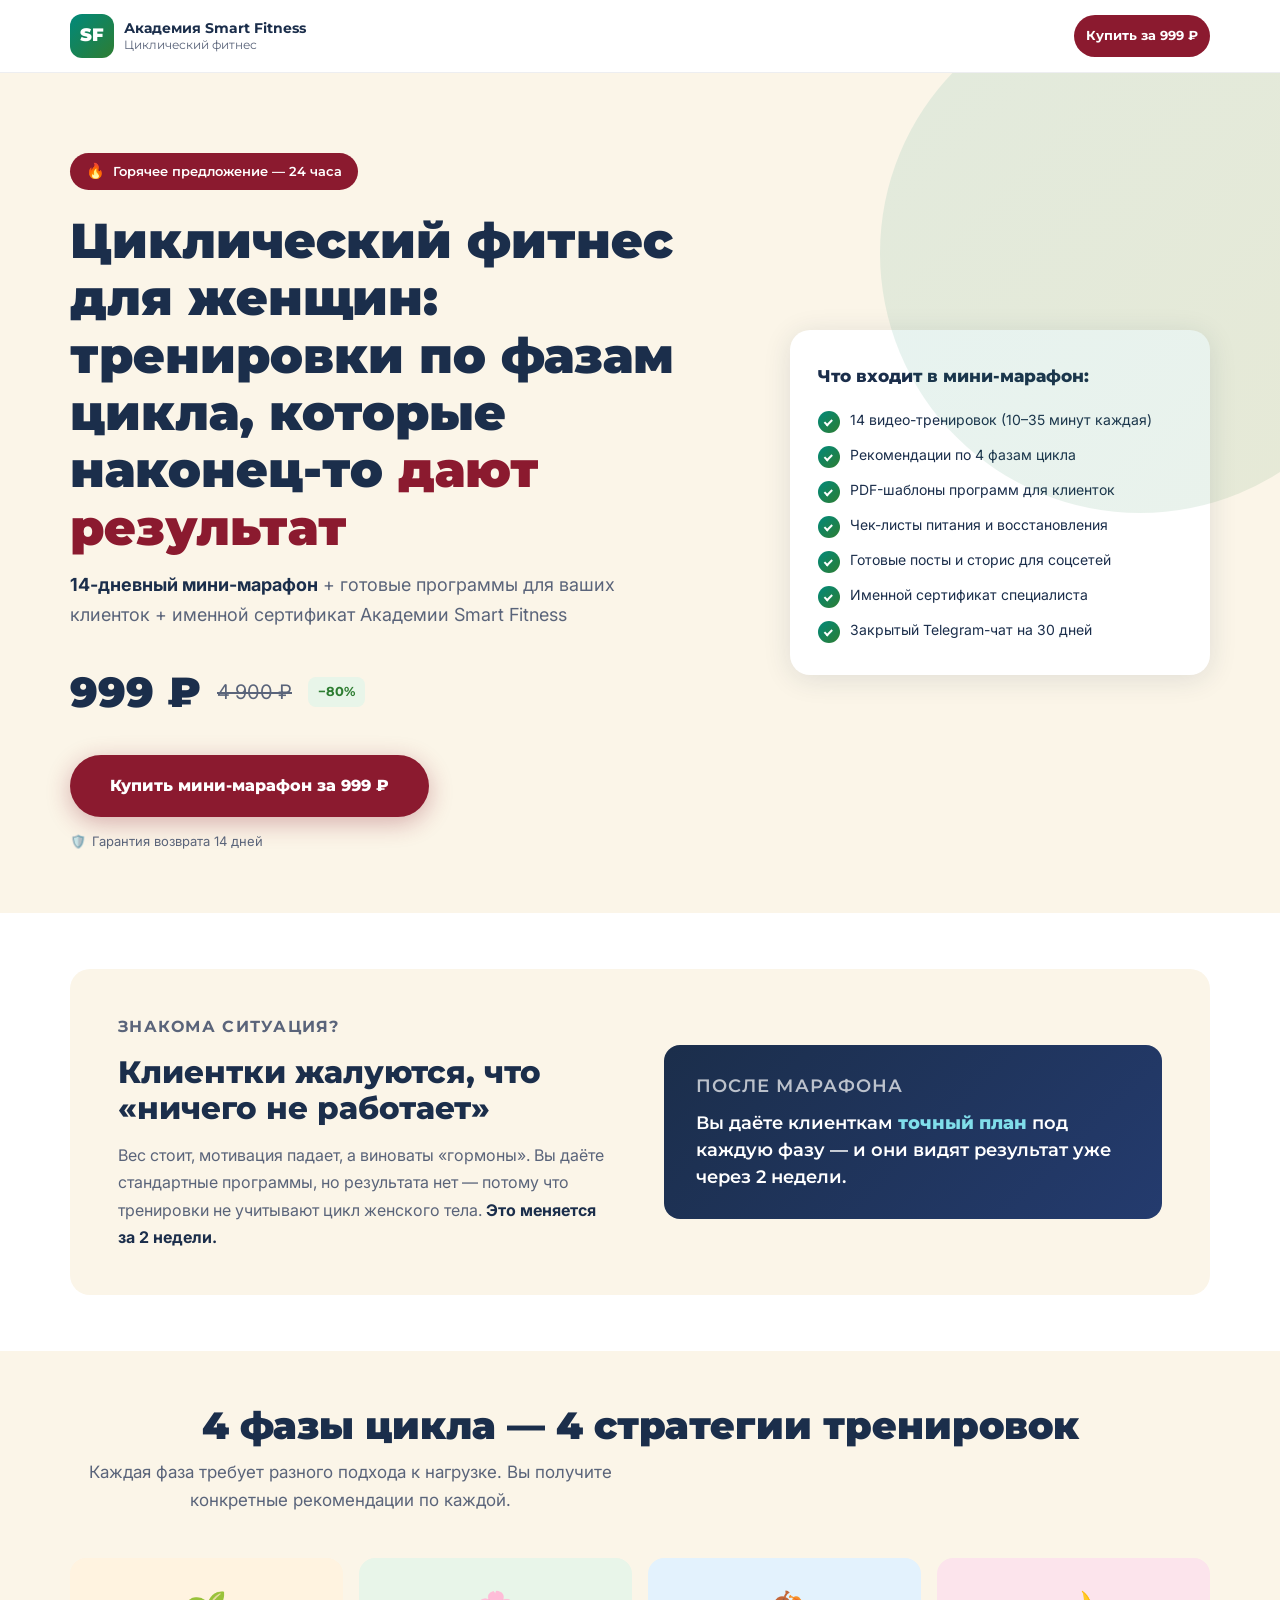
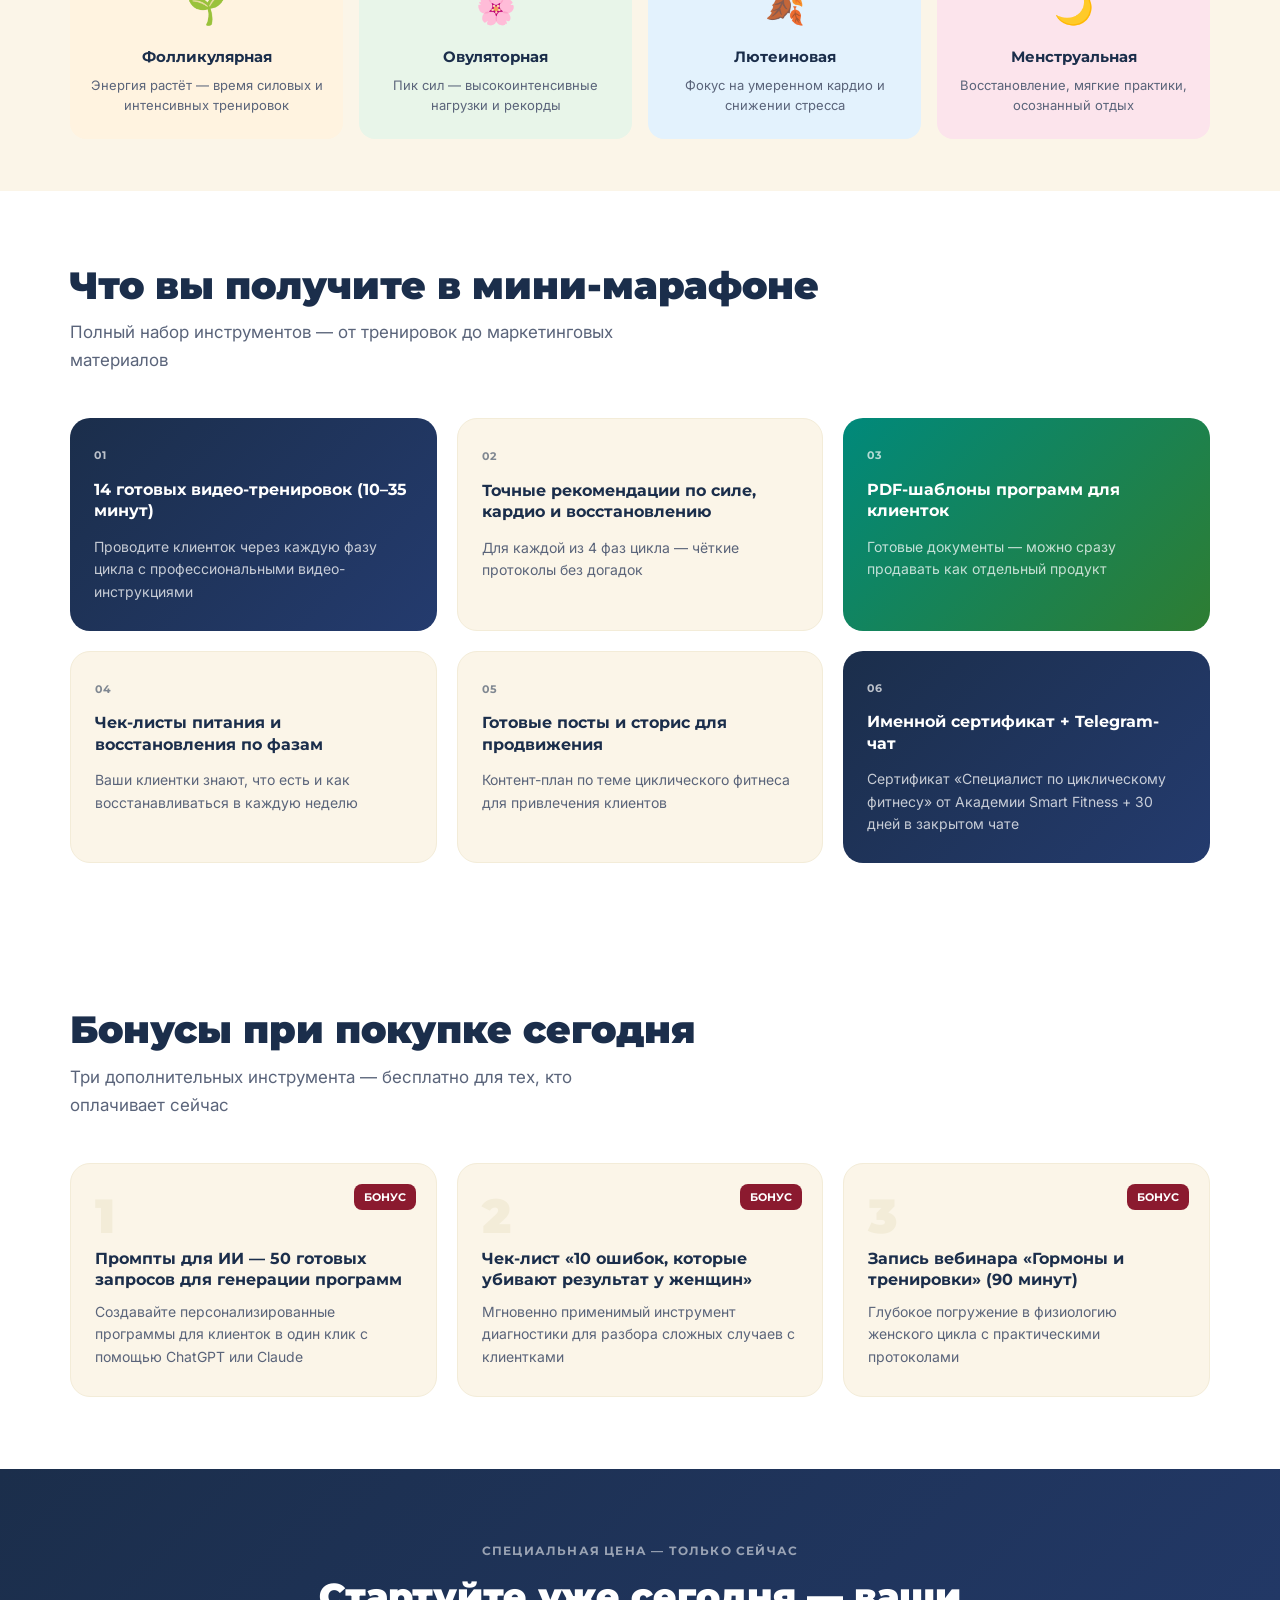
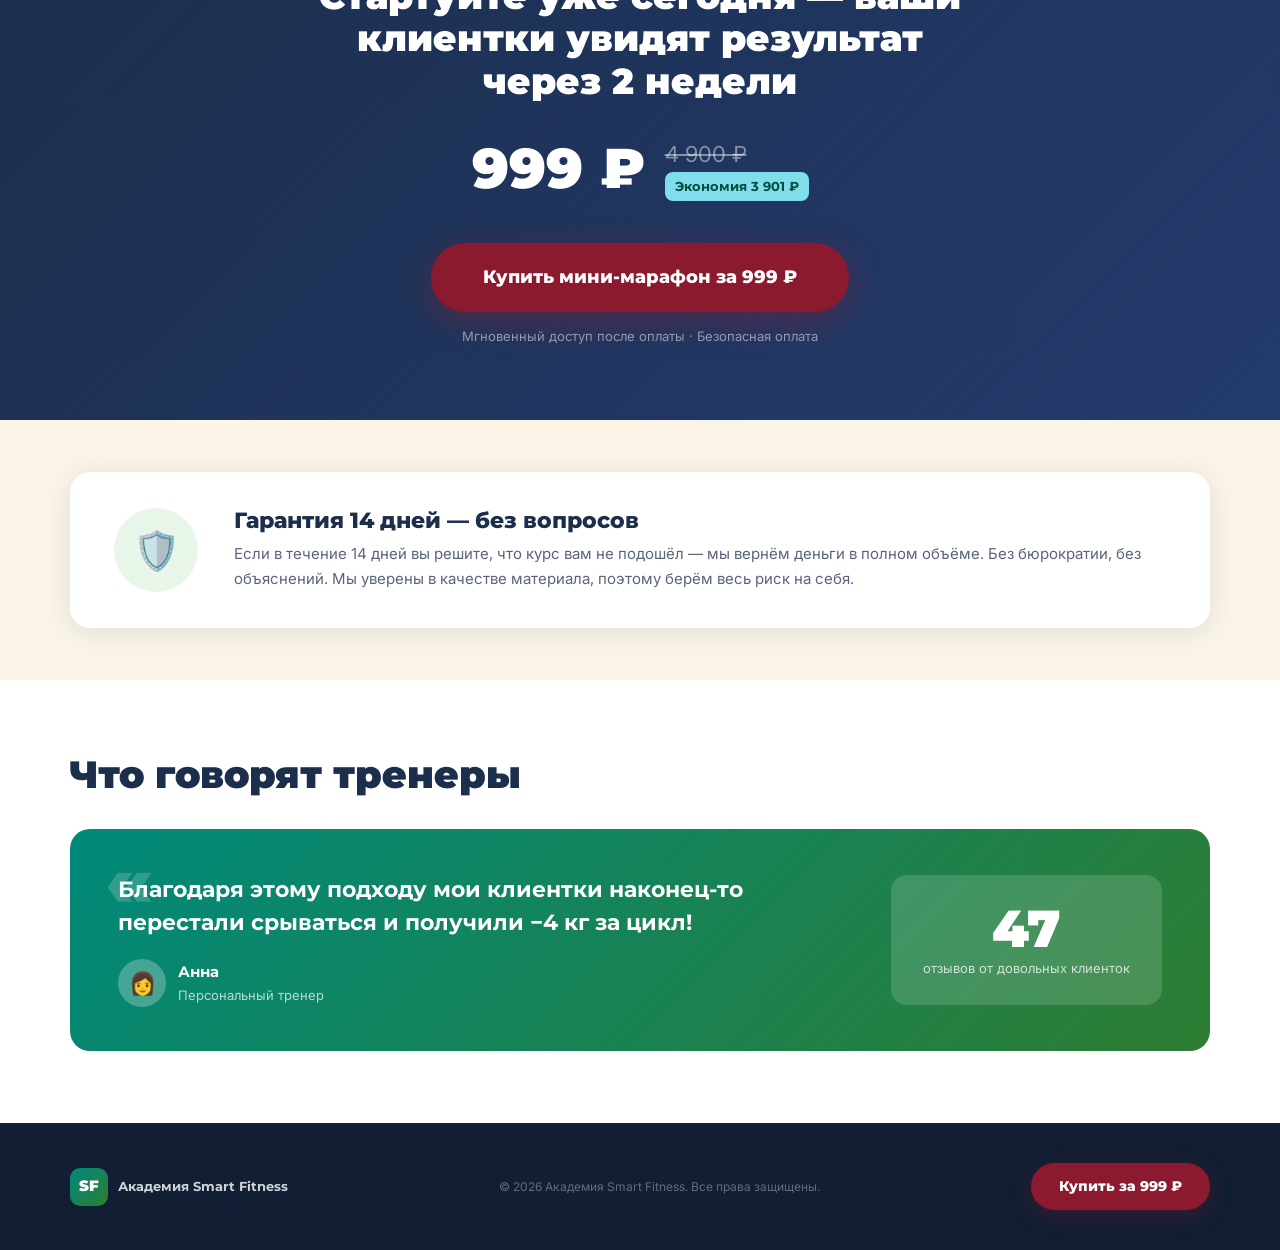
<file: index.html>
<!DOCTYPE html>
<html lang="en">
<head>
  <meta charset="UTF-8">
  <meta name="viewport" content="width=device-width, initial-scale=1.0">
  <title>Циклический фитнес для женщин — Мини-марафон за 999 ₽</title>
  <link rel="preconnect" href="https://fonts.googleapis.com">
  <link rel="preconnect" href="https://fonts.gstatic.com" crossorigin>
  <link href="https://fonts.googleapis.com/css2?family=Montserrat:wght@400;600;700;800;900&family=Inter:wght@400;500;600&display=swap" rel="stylesheet">
  <link rel="stylesheet" href="css/style.css">
</head>
<body>

  <!-- NAV -->
  <nav class="nav" aria-label="Основная навигация">
    <div class="container">
      <div class="nav-inner">
        <a class="nav-brand" href="#" aria-label="Академия Smart Fitness">
          <div class="nav-logo" aria-hidden="true">SF</div>
          <div class="nav-title">
            Академия Smart Fitness
            <span>Циклический фитнес</span>
          </div>
        </a>
        <a href="#buy" class="btn-nav">Купить за 999 ₽</a>
      </div>
    </div>
  </nav>

  <!-- HERO -->
  <section class="hero" aria-labelledby="hero-title">
    <div class="container">
      <div class="hero-grid">
        <div class="hero-left">
          <div class="hero-badge">Горячее предложение — 24 часа</div>

          <h1 id="hero-title" data-pt="hero-h1" contenteditable="true">
            Циклический фитнес для женщин: тренировки по фазам цикла, которые наконец-то <em>дают результат</em>
          </h1>

          <p class="hero-sub" data-pt="hero-sub" contenteditable="true">
            <strong>14-дневный мини-марафон</strong> + готовые программы для ваших клиенток + именной сертификат Академии Smart Fitness
          </p>

          <div class="hero-price-row" aria-label="Стоимость">
            <span class="price-new">999 ₽</span>
            <span class="price-old" aria-label="Вместо 4900 рублей">4 900 ₽</span>
            <span class="price-save">−80%</span>
          </div>

          <a href="#buy" class="btn-primary" role="button">Купить мини-марафон за 999 ₽</a>
          <p class="hero-guarantee">Гарантия возврата 14 дней</p>
        </div>

        <div class="hero-right">
          <div class="hero-card" role="complementary" aria-label="Что входит в марафон">
            <p class="hero-card-title">Что входит в мини-марафон:</p>
            <ul class="include-list">
              <li>
                <span class="ico" aria-hidden="true"></span>
                <span>14 видео-тренировок (10–35 минут каждая)</span>
              </li>
              <li>
                <span class="ico" aria-hidden="true"></span>
                <span>Рекомендации по 4 фазам цикла</span>
              </li>
              <li>
                <span class="ico" aria-hidden="true"></span>
                <span>PDF-шаблоны программ для клиенток</span>
              </li>
              <li>
                <span class="ico" aria-hidden="true"></span>
                <span>Чек-листы питания и восстановления</span>
              </li>
              <li>
                <span class="ico" aria-hidden="true"></span>
                <span>Готовые посты и сторис для соцсетей</span>
              </li>
              <li>
                <span class="ico" aria-hidden="true"></span>
                <span>Именной сертификат специалиста</span>
              </li>
              <li>
                <span class="ico" aria-hidden="true"></span>
                <span>Закрытый Telegram-чат на 30 дней</span>
              </li>
            </ul>
          </div>
        </div>
      </div>
    </div>
  </section>

  <!-- PROBLEM -->
  <section class="problem section" aria-labelledby="problem-title">
    <div class="container">
      <div class="problem-card">
        <div>
          <p class="problem-label">Знакома ситуация?</p>
          <h2 id="problem-title" data-pt="problem-h2" contenteditable="true">Клиентки жалуются, что «ничего не работает»</h2>
          <p contenteditable="true">Вес стоит, мотивация падает, а виноваты «гормоны». Вы даёте стандартные программы, но результата нет — потому что тренировки не учитывают цикл женского тела. <strong>Это меняется за 2 недели.</strong></p>
        </div>
        <div class="problem-result" role="note">
          <p class="problem-result-label">После марафона</p>
          <p>Вы даёте клиенткам <span class="highlight">точный план</span> под каждую фазу — и они видят результат уже через 2 недели.</p>
        </div>
      </div>
    </div>
  </section>

  <!-- PHASES -->
  <section class="phases section" aria-labelledby="phases-title">
    <div class="container">
      <div class="phases-inner">
        <h2 id="phases-title" class="section-heading">4 фазы цикла — 4 стратегии тренировок</h2>
        <p class="section-sub">Каждая фаза требует разного подхода к нагрузке. Вы получите конкретные рекомендации по каждой.</p>
      </div>
      <div class="phases-grid">
        <div class="phase-card" role="article">
          <div class="phase-icon" aria-hidden="true">🌱</div>
          <p class="phase-name">Фолликулярная</p>
          <p class="phase-desc">Энергия растёт — время силовых и интенсивных тренировок</p>
        </div>
        <div class="phase-card" role="article">
          <div class="phase-icon" aria-hidden="true">🌸</div>
          <p class="phase-name">Овуляторная</p>
          <p class="phase-desc">Пик сил — высокоинтенсивные нагрузки и рекорды</p>
        </div>
        <div class="phase-card" role="article">
          <div class="phase-icon" aria-hidden="true">🍂</div>
          <p class="phase-name">Лютеиновая</p>
          <p class="phase-desc">Фокус на умеренном кардио и снижении стресса</p>
        </div>
        <div class="phase-card" role="article">
          <div class="phase-icon" aria-hidden="true">🌙</div>
          <p class="phase-name">Менструальная</p>
          <p class="phase-desc">Восстановление, мягкие практики, осознанный отдых</p>
        </div>
      </div>
    </div>
  </section>

  <!-- WHAT YOU GET -->
  <section class="features section" aria-labelledby="features-title">
    <div class="container">
      <h2 id="features-title" class="section-heading">Что вы получите в мини-марафоне</h2>
      <p class="section-sub">Полный набор инструментов — от тренировок до маркетинговых материалов</p>
      <div class="features-grid">

        <div class="feat-card dark" role="article">
          <p class="feat-num">01</p>
          <p class="feat-card-title" data-pt="feat-1" contenteditable="true">14 готовых видео-тренировок (10–35 минут)</p>
          <p class="feat-card-desc" contenteditable="true">Проводите клиенток через каждую фазу цикла с профессиональными видео-инструкциями</p>
        </div>

        <div class="feat-card light" role="article">
          <p class="feat-num">02</p>
          <p class="feat-card-title" data-pt="feat-2" contenteditable="true">Точные рекомендации по силе, кардио и восстановлению</p>
          <p class="feat-card-desc" contenteditable="true">Для каждой из 4 фаз цикла — чёткие протоколы без догадок</p>
        </div>

        <div class="feat-card teal" role="article">
          <p class="feat-num">03</p>
          <p class="feat-card-title" data-pt="feat-3" contenteditable="true">PDF-шаблоны программ для клиенток</p>
          <p class="feat-card-desc" contenteditable="true">Готовые документы — можно сразу продавать как отдельный продукт</p>
        </div>

        <div class="feat-card light" role="article">
          <p class="feat-num">04</p>
          <p class="feat-card-title" data-pt="feat-4" contenteditable="true">Чек-листы питания и восстановления по фазам</p>
          <p class="feat-card-desc" contenteditable="true">Ваши клиентки знают, что есть и как восстанавливаться в каждую неделю</p>
        </div>

        <div class="feat-card light" role="article">
          <p class="feat-num">05</p>
          <p class="feat-card-title" data-pt="feat-5" contenteditable="true">Готовые посты и сторис для продвижения</p>
          <p class="feat-card-desc" contenteditable="true">Контент-план по теме циклического фитнеса для привлечения клиентов</p>
        </div>

        <div class="feat-card dark" role="article">
          <p class="feat-num">06</p>
          <p class="feat-card-title" data-pt="feat-6" contenteditable="true">Именной сертификат + Telegram-чат</p>
          <p class="feat-card-desc" contenteditable="true">Сертификат «Специалист по циклическому фитнесу» от Академии Smart Fitness + 30 дней в закрытом чате</p>
        </div>

      </div>
    </div>
  </section>

  <!-- BONUSES -->
  <section class="bonuses section" aria-labelledby="bonuses-title">
    <div class="container">
      <h2 id="bonuses-title" class="section-heading">Бонусы при покупке сегодня</h2>
      <p class="section-sub">Три дополнительных инструмента — бесплатно для тех, кто оплачивает сейчас</p>
      <div class="bonuses-grid">

        <div class="bonus-card" role="article">
          <span class="bonus-badge">БОНУС</span>
          <p class="bonus-num" aria-hidden="true">1</p>
          <p class="bonus-title" data-pt="bonus-1" contenteditable="true">Промпты для ИИ — 50 готовых запросов для генерации программ</p>
          <p class="bonus-desc" contenteditable="true">Создавайте персонализированные программы для клиенток в один клик с помощью ChatGPT или Claude</p>
        </div>

        <div class="bonus-card" role="article">
          <span class="bonus-badge">БОНУС</span>
          <p class="bonus-num" aria-hidden="true">2</p>
          <p class="bonus-title" data-pt="bonus-2" contenteditable="true">Чек-лист «10 ошибок, которые убивают результат у женщин»</p>
          <p class="bonus-desc" contenteditable="true">Мгновенно применимый инструмент диагностики для разбора сложных случаев с клиентками</p>
        </div>

        <div class="bonus-card" role="article">
          <span class="bonus-badge">БОНУС</span>
          <p class="bonus-num" aria-hidden="true">3</p>
          <p class="bonus-title" data-pt="bonus-3" contenteditable="true">Запись вебинара «Гормоны и тренировки» (90 минут)</p>
          <p class="bonus-desc" contenteditable="true">Глубокое погружение в физиологию женского цикла с практическими протоколами</p>
        </div>

      </div>
    </div>
  </section>

  <!-- CTA -->
  <section id="buy" class="cta-block" aria-labelledby="cta-title">
    <div class="container">
      <div class="cta-inner">
        <p class="cta-label">Специальная цена — только сейчас</p>
        <h2 id="cta-title" contenteditable="true">Стартуйте уже сегодня — ваши клиентки увидят результат через 2 недели</h2>
        <div class="cta-price-wrap" aria-label="Цена">
          <span class="cta-price-new">999 ₽</span>
          <div class="cta-price-old-wrap">
            <span class="cta-price-old" aria-label="Вместо 4900 рублей">4 900 ₽</span>
            <span class="cta-save">Экономия 3 901 ₽</span>
          </div>
        </div>
        <a href="#" class="btn-primary" role="button" aria-label="Купить мини-марафон за 999 рублей">Купить мини-марафон за 999 ₽</a>
        <p class="cta-note">Мгновенный доступ после оплаты · Безопасная оплата</p>
      </div>
    </div>
  </section>

  <!-- GUARANTEE -->
  <section class="guarantee section" aria-labelledby="guarantee-title">
    <div class="container">
      <div class="guarantee-card" role="note" aria-labelledby="guarantee-title">
        <div class="guarantee-icon" aria-hidden="true">🛡️</div>
        <div>
          <h3 id="guarantee-title">Гарантия 14 дней — без вопросов</h3>
          <p contenteditable="true">Если в течение 14 дней вы решите, что курс вам не подошёл — мы вернём деньги в полном объёме. Без бюрократии, без объяснений. Мы уверены в качестве материала, поэтому берём весь риск на себя.</p>
        </div>
      </div>
    </div>
  </section>

  <!-- TESTIMONIAL -->
  <section class="testimonial" aria-labelledby="testimonial-title">
    <div class="container">
      <h2 id="testimonial-title" class="section-heading" style="margin-bottom: 32px;">Что говорят тренеры</h2>
      <div class="testimonial-card" role="article">
        <div>
          <blockquote class="testimonial-quote" contenteditable="true">
            Благодаря этому подходу мои клиентки наконец-то перестали срываться и получили −4 кг за цикл!
          </blockquote>
          <div class="testimonial-author">
            <div class="author-avatar" aria-hidden="true">👩</div>
            <div>
              <p class="author-name">Анна</p>
              <p class="author-role">Персональный тренер</p>
            </div>
          </div>
        </div>
        <div class="testimonial-stats" aria-label="Статистика">
          <p class="stat-num">47</p>
          <p class="stat-label">отзывов от довольных клиенток</p>
        </div>
      </div>
    </div>
  </section>

  <!-- FOOTER -->
  <footer role="contentinfo">
    <div class="container">
      <div class="footer-inner">
        <div class="footer-brand">
          <div class="footer-logo" aria-hidden="true">SF</div>
          <p class="footer-name">Академия Smart Fitness</p>
        </div>
        <p class="footer-copy">© 2026 Академия Smart Fitness. Все права защищены.</p>
        <div class="footer-cta">
          <a href="#buy" class="btn-primary">Купить за 999 ₽</a>
        </div>
      </div>
    </div>
  </footer>
  <script src="js/main.js"></script>
</body>
</html>
</file>
<file: css/style.css>
:root {
  --navy:      #1B2E4B;
  --navy-deep: #111E33;
  --crimson:   #8B1A2F;
  --teal:      #00897B;
  --green:     #2E7D32;
  --cream:     #FBF5E8;
  --cream-2:   #F3ECD8;
  --white:     #FFFFFF;
  --text:      #1B2E4B;
  --muted:     #5A647A;
  --grad-teal: linear-gradient(135deg, #00897B 0%, #2E7D32 100%);
  --grad-navy: linear-gradient(135deg, #1B2E4B 0%, #243B6E 100%);
  --r-card:    20px;
  --r-btn:     50px;
  --shadow:    0 4px 28px rgba(27,46,75,0.12);
}

*, *::before, *::after { box-sizing: border-box; margin: 0; padding: 0; }

html { scroll-behavior: smooth; }

body {
  font-family: 'Inter', sans-serif;
  background: var(--white);
  color: var(--text);
  line-height: 1.65;
  -webkit-font-smoothing: antialiased;
}

/* ─── TYPOGRAPHY ─── */
h1, h2, h3, h4 { font-family: 'Montserrat', sans-serif; line-height: 1.18; }

/* ─── LAYOUT HELPERS ─── */
.container {
  width: 100%;
  max-width: 1180px;
  margin: 0 auto;
  padding: 0 20px;
}

.section { padding: 72px 0; }

/* ─── NAV ─── */
.nav {
  position: sticky;
  top: 0;
  z-index: 100;
  background: var(--white);
  border-bottom: 1px solid rgba(27,46,75,0.08);
  padding: 14px 0;
}

.nav-inner {
  display: flex;
  align-items: center;
  justify-content: space-between;
}

.nav-brand {
  display: flex;
  align-items: center;
  gap: 10px;
  text-decoration: none;
}

.nav-logo {
  width: 44px;
  height: 44px;
  background: var(--grad-teal);
  border-radius: 12px;
  display: flex;
  align-items: center;
  justify-content: center;
  color: white;
  font-family: 'Montserrat', sans-serif;
  font-weight: 900;
  font-size: 18px;
}

.nav-title {
  font-family: 'Montserrat', sans-serif;
  font-weight: 700;
  font-size: 14px;
  color: var(--navy);
  line-height: 1.3;
}

.nav-title span {
  display: block;
  font-weight: 400;
  font-size: 12px;
  color: var(--muted);
}

.btn-nav {
  background: var(--crimson);
  color: white;
  border: none;
  border-radius: var(--r-btn);
  padding: 10px 12px;
  font-family: 'Montserrat', sans-serif;
  font-size: 13px;
  font-weight: 700;
  cursor: pointer;
  text-decoration: none;
  transition: opacity .18s;
}

.btn-nav:hover { opacity: .85; }

/* ─── HERO ─── */
.hero {
  background: var(--cream);
  padding: 80px 0 60px;
  position: relative;
  overflow: hidden;
}

.hero::before {
  content: '';
  position: absolute;
  top: -80px;
  right: -120px;
  width: 520px;
  height: 520px;
  background: var(--grad-teal);
  border-radius: 50%;
  opacity: .10;
  pointer-events: none;
}

.hero-grid {
  display: grid;
  grid-template-columns: 1fr 420px;
  gap: 48px;
  align-items: center;
}

.hero-badge {
  display: inline-flex;
  align-items: center;
  gap: 8px;
  background: var(--crimson);
  color: white;
  border-radius: var(--r-btn);
  padding: 6px 16px;
  font-size: 13px;
  font-weight: 600;
  font-family: 'Montserrat', sans-serif;
  margin-bottom: 22px;
}

.hero-badge::before {
  content: '🔥';
  font-size: 15px;
}

.hero h1 {
  font-size: clamp(28px, 3.8vw, 52px);
  font-weight: 900;
  color: var(--navy);
  margin-bottom: 14px;
}

.hero h1 em {
  font-style: normal;
  color: var(--crimson);
}

.hero-sub {
  font-size: clamp(15px, 1.6vw, 18px);
  color: var(--muted);
  margin-bottom: 28px;
  max-width: 560px;
}

.hero-sub strong {
  color: var(--navy);
  font-weight: 700;
}

.hero-price-row {
  display: flex;
  align-items: center;
  gap: 16px;
  margin-bottom: 28px;
}

.price-new {
  font-family: 'Montserrat', sans-serif;
  font-size: 42px;
  font-weight: 900;
  color: var(--navy);
}

.price-old {
  font-size: 20px;
  color: var(--muted);
  text-decoration: line-through;
}

.price-save {
  background: #E8F5E9;
  color: var(--green);
  border-radius: 8px;
  padding: 4px 10px;
  font-size: 13px;
  font-weight: 700;
  font-family: 'Montserrat', sans-serif;
}

.btn-primary {
  display: inline-block;
  background: var(--crimson);
  color: white;
  border: none;
  border-radius: var(--r-btn);
  padding: 18px 40px;
  font-family: 'Montserrat', sans-serif;
  font-size: 16px;
  font-weight: 800;
  cursor: pointer;
  text-decoration: none;
  box-shadow: 0 6px 24px rgba(139,26,47,0.32);
  transition: transform .18s, box-shadow .18s;
  text-align: center;
}

.btn-primary:hover {
  transform: translateY(-2px);
  box-shadow: 0 10px 32px rgba(139,26,47,0.36);
}

.btn-primary:active { transform: translateY(0); }

.hero-guarantee {
  margin-top: 14px;
  font-size: 13px;
  color: var(--muted);
  display: flex;
  align-items: center;
  gap: 6px;
}

.hero-guarantee::before { content: '🛡️'; }

/* ─── HERO RIGHT CARD ─── */
.hero-card {
  background: var(--white);
  border-radius: var(--r-card);
  box-shadow: var(--shadow);
  padding: 32px 28px;
}

.hero-card-title {
  font-family: 'Montserrat', sans-serif;
  font-weight: 800;
  font-size: 17px;
  color: var(--navy);
  margin-bottom: 20px;
}

.include-list {
  list-style: none;
  display: flex;
  flex-direction: column;
  gap: 12px;
}

.include-list li {
  display: flex;
  align-items: flex-start;
  gap: 10px;
  font-size: 14px;
  color: var(--text);
  line-height: 1.45;
}

.include-list li .ico {
  flex-shrink: 0;
  width: 22px;
  height: 22px;
  border-radius: 50%;
  background: var(--grad-teal);
  display: flex;
  align-items: center;
  justify-content: center;
  margin-top: 1px;
}

.include-list li .ico::after {
  content: '';
  width: 8px;
  height: 5px;
  border-left: 2px solid white;
  border-bottom: 2px solid white;
  transform: rotate(-45deg) translateY(-1px);
}

/* ─── PROBLEM SECTION ─── */
.problem {
  background: var(--white);
  padding: 56px 0;
}

.problem-card {
  background: var(--cream);
  border-radius: var(--r-card);
  padding: 44px 48px;
  display: grid;
  grid-template-columns: 1fr 1fr;
  gap: 48px;
  align-items: center;
}

.problem-label {
  text-transform: uppercase;
  letter-spacing: .08em;
  font-size: 12px;
  font-weight: 700;
  color: var(--teal);
  margin-bottom: 14px;
  font-family: 'Montserrat', sans-serif;
}

.problem h2 {
  font-size: clamp(22px, 2.4vw, 32px);
  font-weight: 800;
  color: var(--navy);
  margin-bottom: 16px;
}

.problem p {
  font-size: 16px;
  color: var(--muted);
  line-height: 1.7;
}

.problem p strong {
  color: var(--navy);
}

.problem-result {
  background: var(--grad-navy);
  border-radius: 16px;
  padding: 28px 32px;
  color: white;
}

.problem-result-label {
  font-size: 13px;
  font-weight: 600;
  opacity: .7;
  margin-bottom: 10px;
  font-family: 'Montserrat', sans-serif;
  text-transform: uppercase;
  letter-spacing: .06em;
}

.problem-result p {
  font-size: 18px;
  font-weight: 600;
  font-family: 'Montserrat', sans-serif;
  line-height: 1.5;
  color: white;
}

.problem-result .highlight {
  color: #80DEEA;
  font-weight: 800;
}

/* ─── WHAT YOU GET ─── */
.features { background: var(--white); }

.section-heading {
  font-size: clamp(26px, 3vw, 40px);
  font-weight: 900;
  color: var(--navy);
  margin-bottom: 10px;
}

.section-sub {
  font-size: 17px;
  color: var(--muted);
  margin-bottom: 44px;
  max-width: 560px;
}

.features-grid {
  display: grid;
  grid-template-columns: repeat(3, 1fr);
  gap: 20px;
}

.feat-card {
  border-radius: var(--r-card);
  padding: 28px 24px;
  display: flex;
  flex-direction: column;
  gap: 14px;
  min-height: 200px;
}

.feat-card.light {
  background: var(--cream);
  border: 1.5px solid var(--cream-2);
}

.feat-card.dark {
  background: var(--grad-navy);
  color: white;
}

.feat-card.teal {
  background: var(--grad-teal);
  color: white;
}

.feat-card.dark .feat-card-title,
.feat-card.teal .feat-card-title { color: white; }

.feat-num {
  font-family: 'Montserrat', sans-serif;
  font-size: 11px;
  font-weight: 700;
  text-transform: uppercase;
  letter-spacing: .1em;
  opacity: .55;
}

.feat-card.dark .feat-num,
.feat-card.teal .feat-num { opacity: .7; color: white; }

.feat-card-title {
  font-family: 'Montserrat', sans-serif;
  font-size: 16px;
  font-weight: 700;
  color: var(--navy);
  line-height: 1.35;
}

.feat-card-desc {
  font-size: 14px;
  color: var(--muted);
  line-height: 1.6;
}

.feat-card.dark .feat-card-desc,
.feat-card.teal .feat-card-desc { color: rgba(255,255,255,.75); }

.feat-card.wide {
  grid-column: span 2;
}

/* ─── PHASES BAR ─── */
.phases {
  background: var(--cream);
  padding: 52px 0;
}

.phases-inner {
  text-align: center;
  margin-bottom: 36px;
}

.phases-grid {
  display: grid;
  grid-template-columns: repeat(4, 1fr);
  gap: 16px;
}

.phase-card {
  border-radius: 16px;
  padding: 24px 20px;
  text-align: center;
}

.phase-card:nth-child(1) { background: #FFF3E0; }
.phase-card:nth-child(2) { background: #E8F5E9; }
.phase-card:nth-child(3) { background: #E3F2FD; }
.phase-card:nth-child(4) { background: #FCE4EC; }

.phase-icon { font-size: 32px; margin-bottom: 10px; }

.phase-name {
  font-family: 'Montserrat', sans-serif;
  font-weight: 700;
  font-size: 15px;
  color: var(--navy);
  margin-bottom: 6px;
}

.phase-desc { font-size: 13px; color: var(--muted); line-height: 1.5; }

/* ─── BONUSES ─── */
.bonuses { background: var(--white); }

.bonuses-grid {
  display: grid;
  grid-template-columns: repeat(3, 1fr);
  gap: 20px;
}

.bonus-card {
  background: var(--cream);
  border-radius: var(--r-card);
  padding: 28px 24px;
  position: relative;
  overflow: hidden;
  border: 1.5px solid var(--cream-2);
}

.bonus-badge {
  position: absolute;
  top: 20px;
  right: 20px;
  background: var(--crimson);
  color: white;
  border-radius: 8px;
  padding: 4px 10px;
  font-size: 11px;
  font-weight: 700;
  font-family: 'Montserrat', sans-serif;
}

.bonus-num {
  font-family: 'Montserrat', sans-serif;
  font-size: 48px;
  font-weight: 900;
  color: var(--cream-2);
  line-height: 1;
  margin-bottom: 8px;
}

.bonus-title {
  font-family: 'Montserrat', sans-serif;
  font-size: 16px;
  font-weight: 700;
  color: var(--navy);
  line-height: 1.35;
  margin-bottom: 10px;
}

.bonus-desc { font-size: 14px; color: var(--muted); line-height: 1.6; }

/* ─── CTA BLOCK ─── */
.cta-block {
  background: var(--grad-navy);
  padding: 72px 0;
}

.cta-inner {
  text-align: center;
  max-width: 680px;
  margin: 0 auto;
}

.cta-label {
  font-family: 'Montserrat', sans-serif;
  font-size: 12px;
  font-weight: 700;
  text-transform: uppercase;
  letter-spacing: .1em;
  color: rgba(255,255,255,.55);
  margin-bottom: 14px;
}

.cta-block h2 {
  font-size: clamp(24px, 3vw, 36px);
  font-weight: 900;
  color: white;
  margin-bottom: 20px;
}

.cta-price-wrap {
  display: flex;
  align-items: center;
  justify-content: center;
  gap: 20px;
  margin-bottom: 28px;
}

.cta-price-new {
  font-family: 'Montserrat', sans-serif;
  font-size: 56px;
  font-weight: 900;
  color: white;
}

.cta-price-old-wrap {
  text-align: left;
}

.cta-price-old {
  font-size: 22px;
  color: rgba(255,255,255,.45);
  text-decoration: line-through;
  display: block;
}

.cta-save {
  background: #80DEEA;
  color: #004D40;
  border-radius: 8px;
  padding: 4px 10px;
  font-size: 13px;
  font-weight: 700;
  font-family: 'Montserrat', sans-serif;
  display: inline-block;
}

.cta-block .btn-primary {
  font-size: 18px;
  padding: 20px 52px;
  background: var(--crimson);
  box-shadow: 0 8px 32px rgba(139,26,47,0.45);
  margin-bottom: 14px;
}

.cta-note {
  font-size: 13px;
  color: rgba(255,255,255,.5);
}

/* ─── GUARANTEE ─── */
.guarantee {
  background: var(--cream);
  padding: 52px 0;
}

.guarantee-card {
  background: var(--white);
  border-radius: var(--r-card);
  box-shadow: var(--shadow);
  padding: 36px 44px;
  display: flex;
  align-items: center;
  gap: 36px;
}

.guarantee-icon {
  flex-shrink: 0;
  width: 84px;
  height: 84px;
  border-radius: 50%;
  background: #E8F5E9;
  display: flex;
  align-items: center;
  justify-content: center;
  font-size: 38px;
}

.guarantee h3 {
  font-size: 22px;
  font-weight: 800;
  color: var(--navy);
  margin-bottom: 8px;
}

.guarantee p {
  font-size: 15px;
  color: var(--muted);
  line-height: 1.65;
}

/* ─── TESTIMONIAL ─── */
.testimonial { background: var(--white); padding: 72px 0; }

.testimonial-card {
  background: var(--grad-teal);
  border-radius: var(--r-card);
  padding: 44px 48px;
  display: grid;
  grid-template-columns: 1fr auto;
  gap: 48px;
  align-items: center;
}

.testimonial-quote {
  font-size: clamp(17px, 2vw, 22px);
  font-family: 'Montserrat', sans-serif;
  font-weight: 700;
  color: white;
  line-height: 1.5;
  position: relative;
}

.testimonial-quote::before {
  content: '«';
  font-size: 72px;
  font-weight: 900;
  color: rgba(255,255,255,.18);
  position: absolute;
  top: -28px;
  left: -12px;
  line-height: 1;
}

.testimonial-author {
  margin-top: 20px;
  display: flex;
  align-items: center;
  gap: 12px;
}

.author-avatar {
  width: 48px;
  height: 48px;
  border-radius: 50%;
  background: rgba(255,255,255,.25);
  display: flex;
  align-items: center;
  justify-content: center;
  font-size: 22px;
}

.author-name {
  font-family: 'Montserrat', sans-serif;
  font-weight: 700;
  font-size: 15px;
  color: white;
}

.author-role {
  font-size: 13px;
  color: rgba(255,255,255,.7);
}

.testimonial-stats {
  background: rgba(255,255,255,.15);
  border-radius: 16px;
  padding: 28px 32px;
  text-align: center;
  min-width: 180px;
}

.stat-num {
  font-family: 'Montserrat', sans-serif;
  font-size: 52px;
  font-weight: 900;
  color: white;
  line-height: 1;
  margin-bottom: 4px;
}

.stat-label {
  font-size: 13px;
  color: rgba(255,255,255,.75);
  line-height: 1.4;
}

/* ─── FOOTER ─── */
footer {
  background: var(--navy-deep);
  padding: 40px 0;
}

.footer-inner {
  display: flex;
  align-items: center;
  justify-content: space-between;
  gap: 20px;
}

.footer-brand {
  display: flex;
  align-items: center;
  gap: 10px;
}

.footer-logo {
  width: 38px;
  height: 38px;
  background: var(--grad-teal);
  border-radius: 10px;
  display: flex;
  align-items: center;
  justify-content: center;
  color: white;
  font-weight: 900;
  font-size: 15px;
  font-family: 'Montserrat', sans-serif;
}

.footer-name {
  font-family: 'Montserrat', sans-serif;
  font-weight: 700;
  font-size: 13px;
  color: rgba(255,255,255,.8);
}

.footer-copy {
  font-size: 12px;
  color: rgba(255,255,255,.35);
  text-align: center;
}

.footer-cta .btn-primary {
  font-size: 14px;
  padding: 12px 28px;
}

/* ─── RESPONSIVE ─── */
@media (max-width: 1024px) {
  .hero-grid { grid-template-columns: 1fr; }
  .hero-card { max-width: 560px; }
  .features-grid { grid-template-columns: 1fr 1fr; }
  .feat-card.wide { grid-column: span 1; }
  .phases-grid { grid-template-columns: 1fr 1fr; }
  .testimonial-card { grid-template-columns: 1fr; }
  .testimonial-stats { display: flex; gap: 32px; justify-content: center; text-align: left; }
}

@media (max-width: 768px) {
  .section { padding: 52px 0; }
  .problem-card { grid-template-columns: 1fr; gap: 28px; padding: 32px 28px; }
  .features-grid { grid-template-columns: 1fr; }
  .bonuses-grid { grid-template-columns: 1fr; }
  .guarantee-card { flex-direction: column; text-align: center; padding: 28px; }
  .footer-inner { flex-direction: column; text-align: center; }
  .cta-price-wrap { flex-direction: column; gap: 8px; }
}

@media (max-width: 375px) {
  .hero h1 { font-size: 26px; }
  .price-new { font-size: 34px; }
  .nav-title span { display: none; }
}

@media (prefers-color-scheme: dark) {
  body { background: #0F1520; color: #E8EBF0; }
  .nav { background: #0F1520; border-color: rgba(255,255,255,.06); }
  .hero { background: #141D2E; }
  .hero h1 { color: #E8EBF0; }
  .hero-card { background: #1A2438; box-shadow: 0 4px 28px rgba(0,0,0,.4); }
  .hero-card-title { color: #E8EBF0; }
  .include-list li { color: #BDC4D1; }
  .problem { background: #0F1520; }
  .problem-card { background: #141D2E; }
  .problem h2 { color: #E8EBF0; }
  .phases { background: #141D2E; }
  .phase-card:nth-child(1) { background: #2D2310; }
  .phase-card:nth-child(2) { background: #102316; }
  .phase-card:nth-child(3) { background: #102030; }
  .phase-card:nth-child(4) { background: #2D1018; }
  .phase-name { color: #E8EBF0; }
  .bonuses { background: #0F1520; }
  .bonus-card { background: #141D2E; border-color: rgba(255,255,255,.06); }
  .bonus-title { color: #E8EBF0; }
  .guarantee { background: #141D2E; }
  .guarantee-card { background: #1A2438; }
  .guarantee h3 { color: #E8EBF0; }
  .testimonial { background: #0F1520; }
  .features { background: #0F1520; }
  .section-heading { color: #E8EBF0; }
  .feat-card.light { background: #141D2E; border-color: rgba(255,255,255,.06); }
  .feat-card-title { color: #E8EBF0; }
  .feat-card-desc { color: #8A95A8; }
  .footer-copy { color: rgba(255,255,255,.25); }
}

@media (prefers-reduced-motion: reduce) {
  .btn-primary { transition: none; }
  html { scroll-behavior: auto; }
}

/* Pretext-managed elements */
[data-pt] { overflow: hidden; }
</file>
